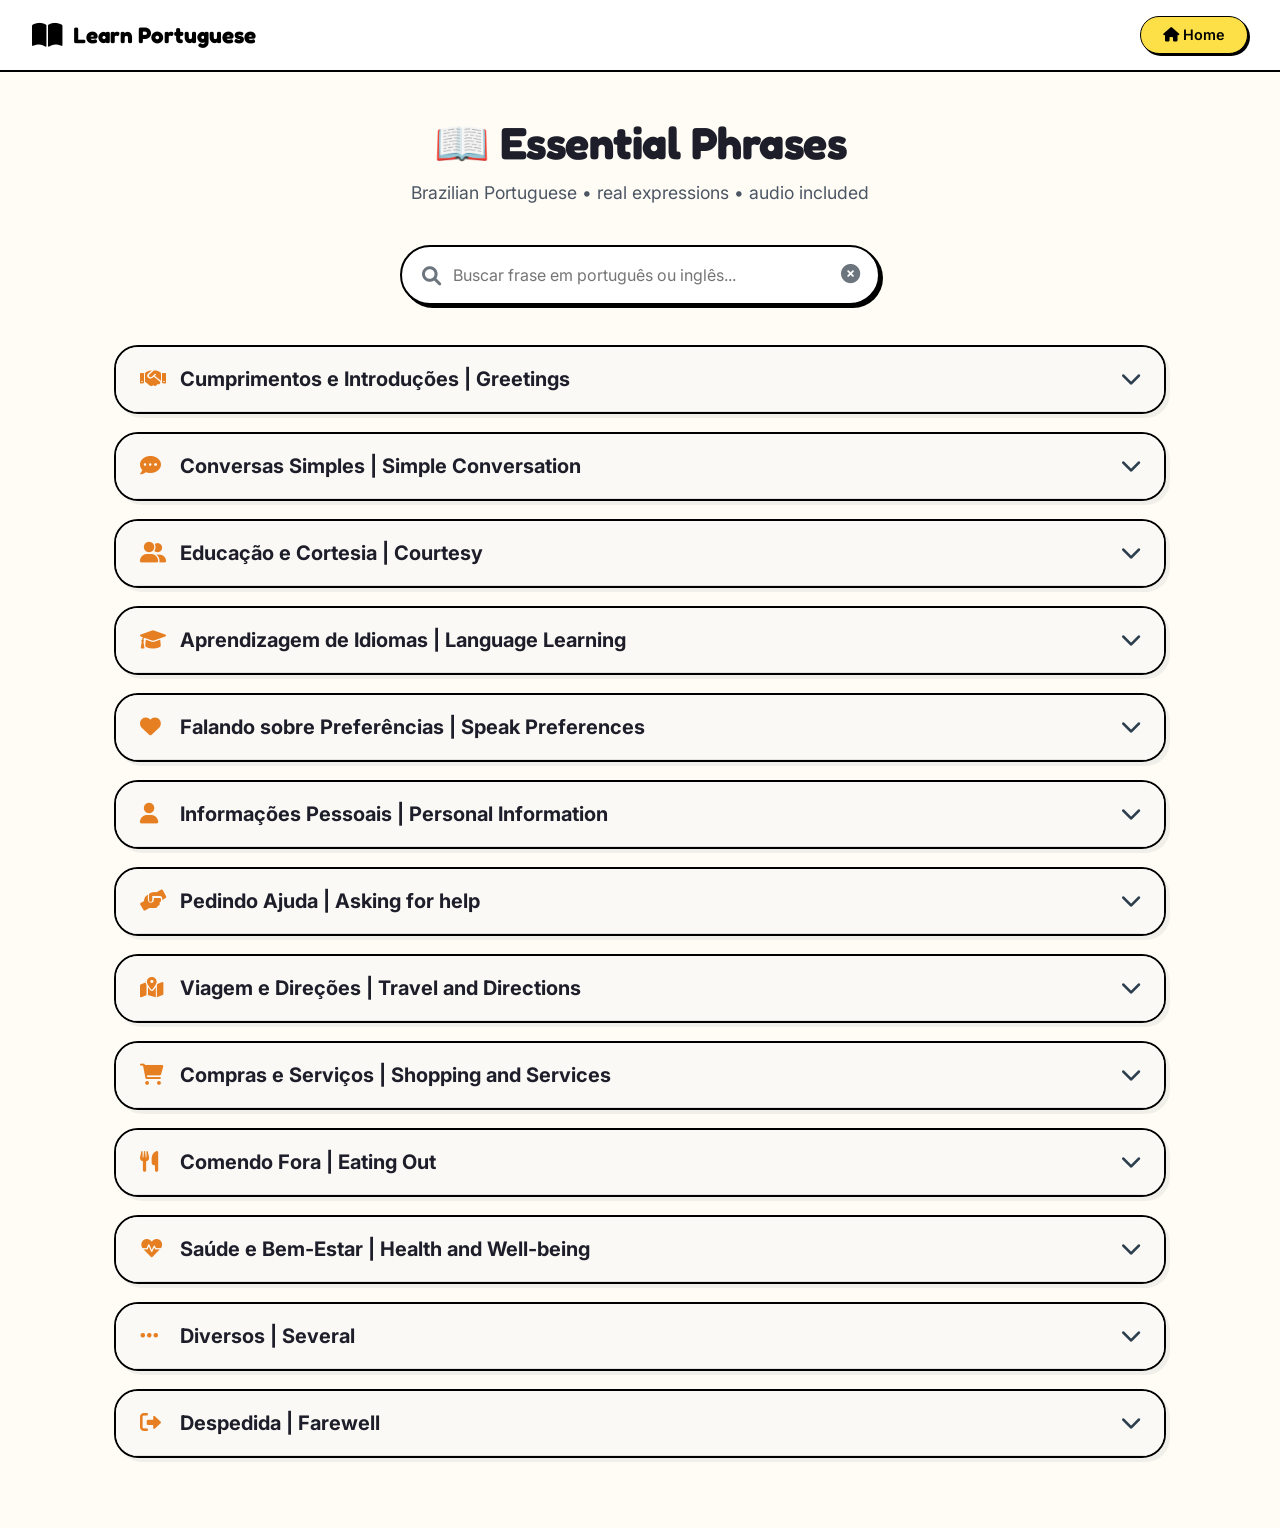
<file: EssentialPhrases.html>
<!DOCTYPE html>
<html lang="pt-BR">
<head>
    <meta charset="UTF-8">
    <meta name="viewport" content="width=device-width, initial-scale=1.0, user-scalable=yes">
    <title>Essential Phrases + Audio | Learn Portuguese</title>
    <link rel="preconnect" href="https://fonts.googleapis.com">
    <link rel="preconnect" href="https://fonts.gstatic.com" crossorigin>
    <link href="https://fonts.googleapis.com/css2?family=Inter:opsz,wght@14..32,400;14..32,500;14..32,600;14..32,700&family=Fredoka:wght@500;600;700&display=swap" rel="stylesheet">
    <!-- Font Awesome 6 (free icons) -->
    <link rel="stylesheet" href="https://cdnjs.cloudflare.com/ajax/libs/font-awesome/6.0.0-beta3/css/all.min.css">
    <link rel="shortcut icon" href="img/favicon.svg" type="image/x-icon">

    <style>
        * {
            margin: 0;
            padding: 0;
            box-sizing: border-box;
        }

        body {
            background: #fefcf5;
            font-family: 'Inter', sans-serif;
            color: #1e1e2a;
            line-height: 1.4;
        }

        /* navbar / header */
        .navbar {
            display: flex;
            justify-content: space-between;
            align-items: center;
            padding: 16px 32px;
            background: #ffffff;
            border-bottom: 2px solid #000000;
            flex-wrap: wrap;
            gap: 16px;
        }

        .logo {
            display: flex;
            align-items: center;
            gap: 10px;
            font-family: 'Fredoka', sans-serif;
            font-weight: 700;
            font-size: 1.4rem;
            text-decoration: none;
            color: #000;
        }

        .logo i {
            font-size: 1.7rem;
        }

        .home-btn {
            background: #fde047;
            border: 1.5px solid #000;
            border-radius: 40px;
            padding: 8px 22px;
            font-weight: 600;
            font-size: 0.9rem;
            cursor: pointer;
            text-decoration: none;
            color: #000;
            box-shadow: 2px 2px 0 #000;
            transition: all 0.1s ease;
            display: inline-block;
        }

        .home-btn:active {
            transform: translate(2px, 2px);
            box-shadow: none;
        }

        /* main container */
        .container {
            max-width: 1100px;
            margin: 0 auto;
            padding: 40px 24px 70px;
        }

        .page-title {
            text-align: center;
            margin-bottom: 40px;
        }

        .page-title h1 {
            font-family: 'Fredoka', sans-serif;
            font-size: 2.8rem;
            letter-spacing: -0.5px;
            font-weight: 700;
        }

        .page-title p {
            color: #4b5563;
            font-size: 1.1rem;
            margin-top: 6px;
        }

        /* search bar */
        .search-wrapper {
            margin-bottom: 40px;
            display: flex;
            justify-content: center;
        }
        .search-box {
            display: flex;
            align-items: center;
            background: white;
            border: 2px solid #000;
            border-radius: 60px;
            padding: 6px 6px 6px 20px;
            width: 100%;
            max-width: 480px;
            box-shadow: 3px 3px 0 #000;
        }
        .search-box i {
            color: #6c757d;
            font-size: 1.2rem;
        }
        .search-box input {
            flex: 1;
            border: none;
            padding: 12px 12px;
            font-size: 1rem;
            background: transparent;
            outline: none;
            font-family: 'Inter', sans-serif;
        }
        .clear-search {
            background: none;
            border: none;
            font-size: 1.2rem;
            cursor: pointer;
            padding: 0 12px;
            color: #4b5563;
        }
        .clear-search:hover {
            color: #000;
        }

        /* categories (toggle accordion) */
        .phrases-accordion {
            display: flex;
            flex-direction: column;
            gap: 18px;
        }

        .phrase-category {
            background: #ffffff;
            border: 2px solid #000;
            border-radius: 24px;
            overflow: hidden;
            box-shadow: 4px 4px 0 rgba(0,0,0,0.05);
            transition: all 0.15s;
        }

        .category-header {
            display: flex;
            justify-content: space-between;
            align-items: center;
            padding: 18px 24px;
            background: #faf9f5;
            cursor: pointer;
            border-bottom: 1px solid #e2e2e0;
            transition: background 0.2s;
        }
        .category-header:hover {
            background: #f3f2ee;
        }
        .category-header h3 {
            font-size: 1.25rem;
            font-weight: 700;
            display: flex;
            align-items: center;
            gap: 12px;
            flex-wrap: wrap;
        }
        .category-header h3 i {
            color: #e67e22;
            width: 28px;
            font-size: 1.3rem;
        }
        .chevron-icon {
            font-size: 1.3rem;
            transition: transform 0.25s ease;
            color: #2c3e4e;
        }
        .phrase-list {
            display: none;
            padding: 16px 20px;
            background: white;
            flex-direction: column;
            gap: 10px;
            border-top: 1px solid #f0efea;
        }
        .phrase-list.open {
            display: flex;
        }

        /* phrase item card */
        .phrase-item {
            background: #fefef9;
            border: 1px solid #e9e8e3;
            border-radius: 18px;
            padding: 12px 16px;
            display: flex;
            justify-content: space-between;
            align-items: center;
            transition: all 0.1s;
            gap: 12px;
        }
        .phrase-text {
            flex: 1;
        }
        .phrase-text p {
            margin: 4px 0;
        }
        .phrase-text p strong {
            font-size: 1rem;
            font-weight: 700;
            color: #1f2937;
        }
        .phrase-text p:first-child {
            font-weight: 600;
            font-size: 1.02rem;
        }
        .phrase-text p:last-child {
            font-size: 0.85rem;
            color: #5b6e8c;
        }
        .audio-btn {
            background: #ccf0c3;
            border: 1.5px solid #1e1e2a;
            border-radius: 40px;
            width: 42px;
            height: 42px;
            display: flex;
            align-items: center;
            justify-content: center;
            cursor: pointer;
            font-size: 1.3rem;
            color: #1e2a2e;
            transition: 0.1s linear;
            flex-shrink: 0;
            box-shadow: 2px 2px 0 #000;
        }
        .audio-btn:active {
            transform: translate(2px, 2px);
            box-shadow: none;
        }
        .audio-btn:hover {
            background: #b4e09e;
        }

        /* highlight for search */
        .highlight {
            background-color: #fdee9f;
            border-radius: 6px;
            padding: 0 2px;
            font-weight: 600;
        }

        .no-results {
            text-align: center;
            padding: 48px 20px;
            background: #fff9ef;
            border-radius: 36px;
            border: 1px solid #ffecb3;
            font-size: 1.1rem;
            color: #5a4a2e;
        }

        @media (max-width: 680px) {
            .container {
                padding: 24px 16px;
            }
            .category-header h3 {
                font-size: 1rem;
            }
            .phrase-item {
                flex-wrap: wrap;
            }
            .audio-btn {
                width: 38px;
                height: 38px;
            }
            .page-title h1 {
                font-size: 2rem;
            }
        }
    </style>
</head>
<body>

<header>
    <div class="navbar">
        <a href="index.html" class="logo">
            <i class="fas fa-book-open"></i>
            <span>Learn Portuguese</span>
        </a>
        <a href="index.html" class="home-btn">
            <i class="fas fa-home"></i> Home
        </a>
    </div>
</header>

<main class="container">
    <div class="page-title">
        <h1>📖 Essential Phrases</h1>
        <p>Brazilian Portuguese • real expressions • audio included</p>
    </div>

    <!-- search bar -->
    <div class="search-wrapper">
        <div class="search-box">
            <i class="fas fa-search"></i>
            <input type="text" id="searchInput" placeholder="Buscar frase em português ou inglês...">
            <button class="clear-search" id="clearSearchBtn" aria-label="Limpar busca"><i class="fas fa-times-circle"></i></button>
        </div>
    </div>

    <div class="phrases-accordion" id="accordionRoot"></div>
</main>

<script>
    // ----------------------------- DADOS COMPLETOS (based on provided HTML) -----------------------------
    const categoriesData = [
        { name: "Cumprimentos e Introduções | Greetings", icon: "fa-handshake", 
          phrases: [
            { pt: "Oi, como você tá?", en: "Hi, how are you? / Hey, how are you doing?" },
            { pt: "Opa, como vai?", en: "Hey, how's it going? / What's up? (more informal)" },
            { pt: "E aí, como cê tá?", en: "What's up? / How are you doing? (very informal)" },
            { pt: "Qual é o seu nome?", en: "What's your name?" },
            { pt: "Como você se chama?", en: "What's your name? (formal)" },
            { pt: "Meu nome é [seu nome].", en: "My name is [your name]." },
            { pt: "Eu sou o/a [seu nome].", en: "I'm [your name]." },
            { pt: "Eu tenho [sua idade].", en: "I'm [your age] years old." },
            { pt: "Prazer em te conhecer.", en: "Nice to meet you." },
            { pt: "É um prazer.", en: "It's a pleasure." },
            { pt: "Bom dia.", en: "Good morning." },
            { pt: "'Dia.", en: "Morning. (informal)" },
            { pt: "Boa tarde.", en: "Good afternoon." },
            { pt: "Boa noite.", en: "Good evening (arriving) / Good night (leaving)." },
            { pt: "Tenha uma boa noite.", en: "Have a good night." },
            { pt: "Bom te ver de novo.", en: "Good to see you again." }
        ]},
        { name: "Conversas Simples | Simple Conversation", icon: "fa-comment-dots",
          phrases: [
            { pt: "Como você tá?", en: "How are you? / How are you doing?" },
            { pt: "Como vai?", en: "How's it going? / How are things?" },
            { pt: "Que bom te ver!", en: "So good to see you! / Nice to see you!" },
            { pt: "Quantos anos você tem?", en: "How old are you?" },
            { pt: "Que horas são?", en: "What time is it?" },
            { pt: "Eu sou de/do/da [seu país]", en: "I'm from [your country]." },
            { pt: "Você é de onde?", en: "Where are you from?" },
            { pt: "Você trabalha com o que?", en: "What do you do for a living?" },
            { pt: "Você trabalha aonde?", en: "Where do you work?" },
            { pt: "Como vai o trabalho?", en: "How's work?" },
            { pt: "Você tem filhos?", en: "Do you have children?" }
        ]},
        { name: "Educação e Cortesia | Courtesy", icon: "fa-user-friends",
          phrases: [
            { pt: "Dá licença.", en: "Excuse me." },
            { pt: "Por favor.", en: "Please." },
            { pt: "Só um segundo.", en: "Just a second. / One moment." },
            { pt: "Como?", en: "Pardon? / Excuse me? / What was that?" },
            { pt: "Obrigado(a).", en: "Thank you." },
            { pt: "Muito obrigado(a).", en: "Thank you very much. / Thanks a lot." },
            { pt: "Brigadão!", en: "Thanks! / Thanks a bunch! (informal)" },
            { pt: "Muitíssimo obrigado(a)! / Valeu demais!", en: "Thank you so much! / Thanks a ton! (informal)" },
            { pt: "De nada.", en: "You're welcome. / No problem." },
            { pt: "Sem problema! / Não se preocupa!", en: "No problem! / Don't worry about it!" },
            { pt: "Me desculpa. / Foi mal.", en: "I'm sorry. / My bad. (informal)" },
            { pt: "Você poderia repetir, por favor?", en: "Could you repeat that, please?" },
            { pt: "Você pode falar mais devagar, por favor?", en: "Could you speak more slowly, please?" }
        ]},
        { name: "Aprendizagem de Idiomas | Language Learning", icon: "fa-graduation-cap",
          phrases: [
            { pt: "Eu tô aprendendo (idioma) agora.", en: "I'm learning (language) now." },
            { pt: "Eu comecei a aprendê-lo [tempo] atrás.", en: "I started learning it [time] ago." },
            { pt: "Esqueci.", en: "I forgot." },
            { pt: "Eu esqueci a palavra.", en: "I forgot the word." },
            { pt: "Eu esqueci como se diz isso.", en: "I forgot how to say that." },
            { pt: "Como se diz [palavra]?", en: "How do you say [word]?" },
            { pt: "Qual o significado de [palavra]?", en: "What's the meaning of [word]?" },
            { pt: "O que isso significa?", en: "What does this mean?" },
            { pt: "Quando se usa isso?", en: "When do you use this?" },
            { pt: "Tá certo se eu disser [frase]?", en: "Is it correct if I say [phrase]?" },
            { pt: "O que você acha do meu (idioma)? Seja sincero(a).", en: "What do you think of my (language)? Be honest." },
            { pt: "Você tem alguma dica?", en: "Do you have any tips?" }
        ]},
        { name: "Falando sobre Preferências | Speak Preferences", icon: "fa-heart",
          phrases: [
            { pt: "Eu gosto de [algo/verbo]", en: "I like [something/verb-ing]." },
            { pt: "Eu não gosto de [algo/verbo]", en: "I don't like [something/verb-ing]." },
            { pt: "Você gosta de [série/filme/música/artista]?", en: "Do you like [series/movie/music/artist]?" },
            { pt: "Cara, eu amo [algo/verbo]!", en: "Man, I love [something/verb-ing]!" },
            { pt: "Você tem um(a) [artista/livro] favorito(a)?", en: "Do you have a favorite [artist/book]?" },
            { pt: "Você tem algum hobby?", en: "Do you have any hobbies?" },
            { pt: "Qual é o seu tipo de comida favorito?", en: "What's your favorite type of food?" },
            { pt: "Você pode me recomendar um filme bom?", en: "Can you recommend a good movie?" },
            { pt: "Qual é o seu esporte favorito?", en: "What's your favorite sport?" },
            { pt: "Qual é o seu animal favorito?", en: "What's your favorite animal?" },
            { pt: "Eu sou torcedor do/da ou Eu torço pro/pra [time].", en: "I'm a fan of [sports team]." }
        ]},
        { name: "Informações Pessoais | Personal Information", icon: "fa-user",
          phrases: [
            { pt: "Você tem Instagram / Facebook / WhatsApp etc.?", en: "Do you have Instagram / Facebook / WhatsApp, etc.?" },
            { pt: "Qual é o seu número?", en: "What's your number?" },
            { pt: "Você mora aonde?", en: "Where do you live?" },
            { pt: "Há quanto tempo você está aprendendo [idioma]?", en: "How long have you been learning [language]?" },
            { pt: "Me fala da sua família.", en: "Tell me about your family." },
            { pt: "Você tem irmãos?", en: "Do you have any siblings?" }
        ]},
        { name: "Pedindo Ajuda | Asking for help", icon: "fa-hands-helping",
          phrases: [
            { pt: "Você pode me ajudar?", en: "Can you help me?" },
            { pt: "Preciso de ajuda.", en: "I need help." },
            { pt: "Estou perdido(a).", en: "I'm lost." },
            { pt: "Preciso de um médico.", en: "I need a doctor." },
            { pt: "Eu preciso de umas direções.", en: "I need some directions." },
            { pt: "Onde fica a estação de trem mais próxima?", en: "Where's the nearest train station?" },
            { pt: "Onde fica a estação de metrô?", en: "Where's the subway/metro station?" }
        ]},
        { name: "Viagem e Direções | Travel and Directions", icon: "fa-map-marked-alt",
          phrases: [
            { pt: "Eu amo viajar.", en: "I love to travel." },
            { pt: "Como eu chego em [lugar]?", en: "How do I get to [place]?" },
            { pt: "Qual é a melhor maneira de chegar lá?", en: "What's the best way to get there?" },
            { pt: "Onde fica o [transporte] mais próximo?", en: "Where's the nearest [transportation]?" },
            { pt: "Que horas o [lugar] fecha?", en: "What time does [place] close?" },
            { pt: "Onde posso encontrar um táxi?", en: "Where can I find a taxi?" },
            { pt: "Como eu chego ao aeroporto?", en: "How do I get to the airport?" },
            { pt: "Onde fica o ponto de ônibus mais próximo?", en: "Where's the nearest bus stop?" }
        ]},
        { name: "Compras e Serviços | Shopping and Services", icon: "fa-shopping-cart",
          phrases: [
            { pt: "Quanto custa a entrada?", en: "How much is the entrance fee?" },
            { pt: "Quanto isso custa?", en: "How much does this cost?" },
            { pt: "Posso experimentar aquilo? / Posso experimentar isso?", en: "Can I try that on?" },
            { pt: "Onde posso comprar [item]?", en: "Where can I buy [item]?" },
            { pt: "Eu tenho uma reserva.", en: "I have a reservation." },
            { pt: "Posso ter um copo d’água?", en: "Can I have a glass of water?" },
            { pt: "Onde posso encontrar um banco?", en: "Where can I find a bank?" },
            { pt: "Qual é a taxa de câmbio?", en: "What's the exchange rate?" }
        ]},
        { name: "Comendo Fora | Eating Out", icon: "fa-utensils",
          phrases: [
            { pt: "O que tem no menu?", en: "What's on the menu?" },
            { pt: "Posso ver o menu de sobremesas?", en: "Can I see the dessert menu?" },
            { pt: "Tô com fome.", en: "I'm hungry." },
            { pt: "Tô com sede.", en: "I'm thirsty." },
            { pt: "Você pode recomendar um bom restaurante?", en: "Can you recommend a good restaurant?" },
            { pt: "Posso receber a conta, por favor?", en: "Can I have the check, please?" }
        ]},
        { name: "Saúde e Bem-Estar | Health and Well-being", icon: "fa-heartbeat",
          phrases: [
            { pt: "Eu tô resfriado(a).", en: "I have a cold." },
            { pt: "Eu tô com dor de cabeça.", en: "I have a headache." },
            { pt: "Eu preciso de um tempo / um descanso / uma pausa.", en: "I need some time / a rest / a break." },
            { pt: "Onde fica a farmácia mais próxima?", en: "Where's the nearest pharmacy?" },
            { pt: "Eu tô melhor agora, obrigado(a).", en: "I'm feeling better now, thank you." },
            { pt: "Onde posso achar um médico?", en: "Where can I find a doctor?" },
            { pt: "Não tô me sentindo muito bem.", en: "I'm not feeling very well." },
            { pt: "Tem um hospital por perto?", en: "Is there a hospital nearby?" }
        ]},
        { name: "Diversos | Several", icon: "fa-ellipsis-h",
          phrases: [
            { pt: "Eu tenho uma pergunta.", en: "I have a question." },
            { pt: "Eu não sei.", en: "I don't know." },
            { pt: "Não tenho certeza.", en: "I'm not sure." },
            { pt: "Eu não sabia disso.", en: "I didn't know that." },
            { pt: "Ah é? / Sério?", en: "Oh really? / Really?" },
            { pt: "Nossa, que doideira…", en: "Wow, that's crazy..." },
            { pt: "Qual é a diferença entre [palavra] e [palavra similar]?", en: "What's the difference between [word] and [similar word]?" },
            { pt: "Tô de férias.", en: "I'm on vacation." },
            { pt: "Eu sou estudante.", en: "I'm a student." },
            { pt: "Eu sou professor(a).", en: "I'm a teacher." },
            { pt: "Qual é o seu feriado favorito?", en: "What's your favorite holiday?" },
            { pt: "Você pode me mostrar no mapa?", en: "Can you show me on the map?" },
            { pt: "Qual é o seu lugar favorito em/na/no [cidade/estado/país]?", en: "What's your favorite place in [city]?" },
            { pt: "Posso tirar uma foto?", en: "Can I take a picture?" }
        ]},
        { name: "Despedida | Farewell", icon: "fa-sign-out-alt",
          phrases: [
            { pt: "Beleza, te vejo depois!", en: "Alright, see you later!" },
            { pt: "Te vejo em breve.", en: "See you soon." },
            { pt: "Foi ótimo te conhecer!", en: "It was great meeting you!" },
            { pt: "Tenha um bom dia.", en: "Have a good day." },
            { pt: "Tenha um bom fim de semana. / Aproveita o fim de semana.", en: "Have a good weekend. / Enjoy your weekend." },
            { pt: "Aproveita lá no(a) [evento]!", en: "Have fun at the [event]!" },
            { pt: "Se cuida.", en: "Take care." },
            { pt: "Me manda mensagem quando chegar/estiver em casa.", en: "Text me when you get home." }
        ]}
    ];

    // audio helper (speech synthesis)
    function playAudioPhrase(text) {
        if (!text) return;
        const utterance = new SpeechSynthesisUtterance(text);
        utterance.lang = 'pt-BR';
        utterance.rate = 0.9;
        window.speechSynthesis.cancel(); // evitar sobreposição
        window.speechSynthesis.speak(utterance);
    }

    // função para criar HTML com highlight
    function highlightText(text, query) {
        if (!query || query.trim() === "") return text;
        const regex = new RegExp(`(${escapeRegex(query)})`, 'gi');
        return text.replace(regex, `<span class="highlight">$1</span>`);
    }

    function escapeRegex(str) {
        return str.replace(/[.*+?^${}()|[\]\\]/g, '\\$&');
    }

    let currentSearch = "";

    function renderPhrases(searchTerm = "") {
        currentSearch = searchTerm.trim().toLowerCase();
        const container = document.getElementById("accordionRoot");
        if (!container) return;
        container.innerHTML = "";

        let hasAnyVisible = false;

        categoriesData.forEach((category, idx) => {
            // filtrar frases
            let filteredPhrases = category.phrases;
            let categoryMatches = false;
            if (currentSearch !== "") {
                filteredPhrases = category.phrases.filter(p => 
                    p.pt.toLowerCase().includes(currentSearch) || 
                    p.en.toLowerCase().includes(currentSearch)
                );
                if (filteredPhrases.length > 0) categoryMatches = true;
            } else {
                categoryMatches = true;
            }

            if (currentSearch !== "" && !categoryMatches) return;
            hasAnyVisible = true;

            const catDiv = document.createElement("div");
            catDiv.className = "phrase-category";
            const catId = `cat-${idx}`;

            // header
            const header = document.createElement("div");
            header.className = "category-header";
            header.innerHTML = `
                <h3><i class="fas ${category.icon}"></i> ${category.name}</h3>
                <i class="fas fa-chevron-down chevron-icon"></i>
            `;
            const phraseListDiv = document.createElement("div");
            phraseListDiv.className = "phrase-list";

            filteredPhrases.forEach(phrase => {
                const item = document.createElement("div");
                item.className = "phrase-item";
                const highlightedPt = currentSearch ? highlightText(phrase.pt, currentSearch) : phrase.pt;
                const highlightedEn = currentSearch ? highlightText(phrase.en, currentSearch) : phrase.en;
                item.innerHTML = `
                    <div class="phrase-text">
                        <p><strong>${highlightedPt}</strong></p>
                        <p>${highlightedEn}</p>
                    </div>
                    <button class="audio-btn" aria-label="Ouvir pronúncia"><i class="fas fa-volume-up"></i></button>
                `;
                const audioBtn = item.querySelector(".audio-btn");
                audioBtn.addEventListener("click", (e) => {
                    e.stopPropagation();
                    playAudioPhrase(phrase.pt);
                });
                phraseListDiv.appendChild(item);
            });

            // toggle logic
            let isOpen = (currentSearch !== ""); // se busca ativa, abrir automaticamente
            if (currentSearch !== "") {
                phraseListDiv.classList.add("open");
            }
            header.addEventListener("click", () => {
                phraseListDiv.classList.toggle("open");
                const icon = header.querySelector(".chevron-icon");
                if (phraseListDiv.classList.contains("open")) {
                    icon.style.transform = "rotate(180deg)";
                } else {
                    icon.style.transform = "rotate(0deg)";
                }
            });
            const icon = header.querySelector(".chevron-icon");
            if (phraseListDiv.classList.contains("open")) icon.style.transform = "rotate(180deg)";
            catDiv.appendChild(header);
            catDiv.appendChild(phraseListDiv);
            container.appendChild(catDiv);
        });

        if (!hasAnyVisible && currentSearch !== "") {
            container.innerHTML = `<div class="no-results"><i class="fas fa-search"></i> Nenhuma frase encontrada para “${escapeHtml(currentSearch)}”. Tente outra palavra.</div>`;
        }
    }

    function escapeHtml(str) {
        return str.replace(/[&<>]/g, function(m) {
            if (m === '&') return '&amp;';
            if (m === '<') return '&lt;';
            if (m === '>') return '&gt;';
            return m;
        });
    }

    // Eventos e inicialização
    document.addEventListener("DOMContentLoaded", () => {
        renderPhrases("");
        const searchInput = document.getElementById("searchInput");
        const clearBtn = document.getElementById("clearSearchBtn");
        if (searchInput) {
            searchInput.addEventListener("input", (e) => {
                renderPhrases(e.target.value);
            });
        }
        if (clearBtn) {
            clearBtn.addEventListener("click", () => {
                if (searchInput) searchInput.value = "";
                renderPhrases("");
            });
        }
    });
</script>
</body>
</html>
</file>
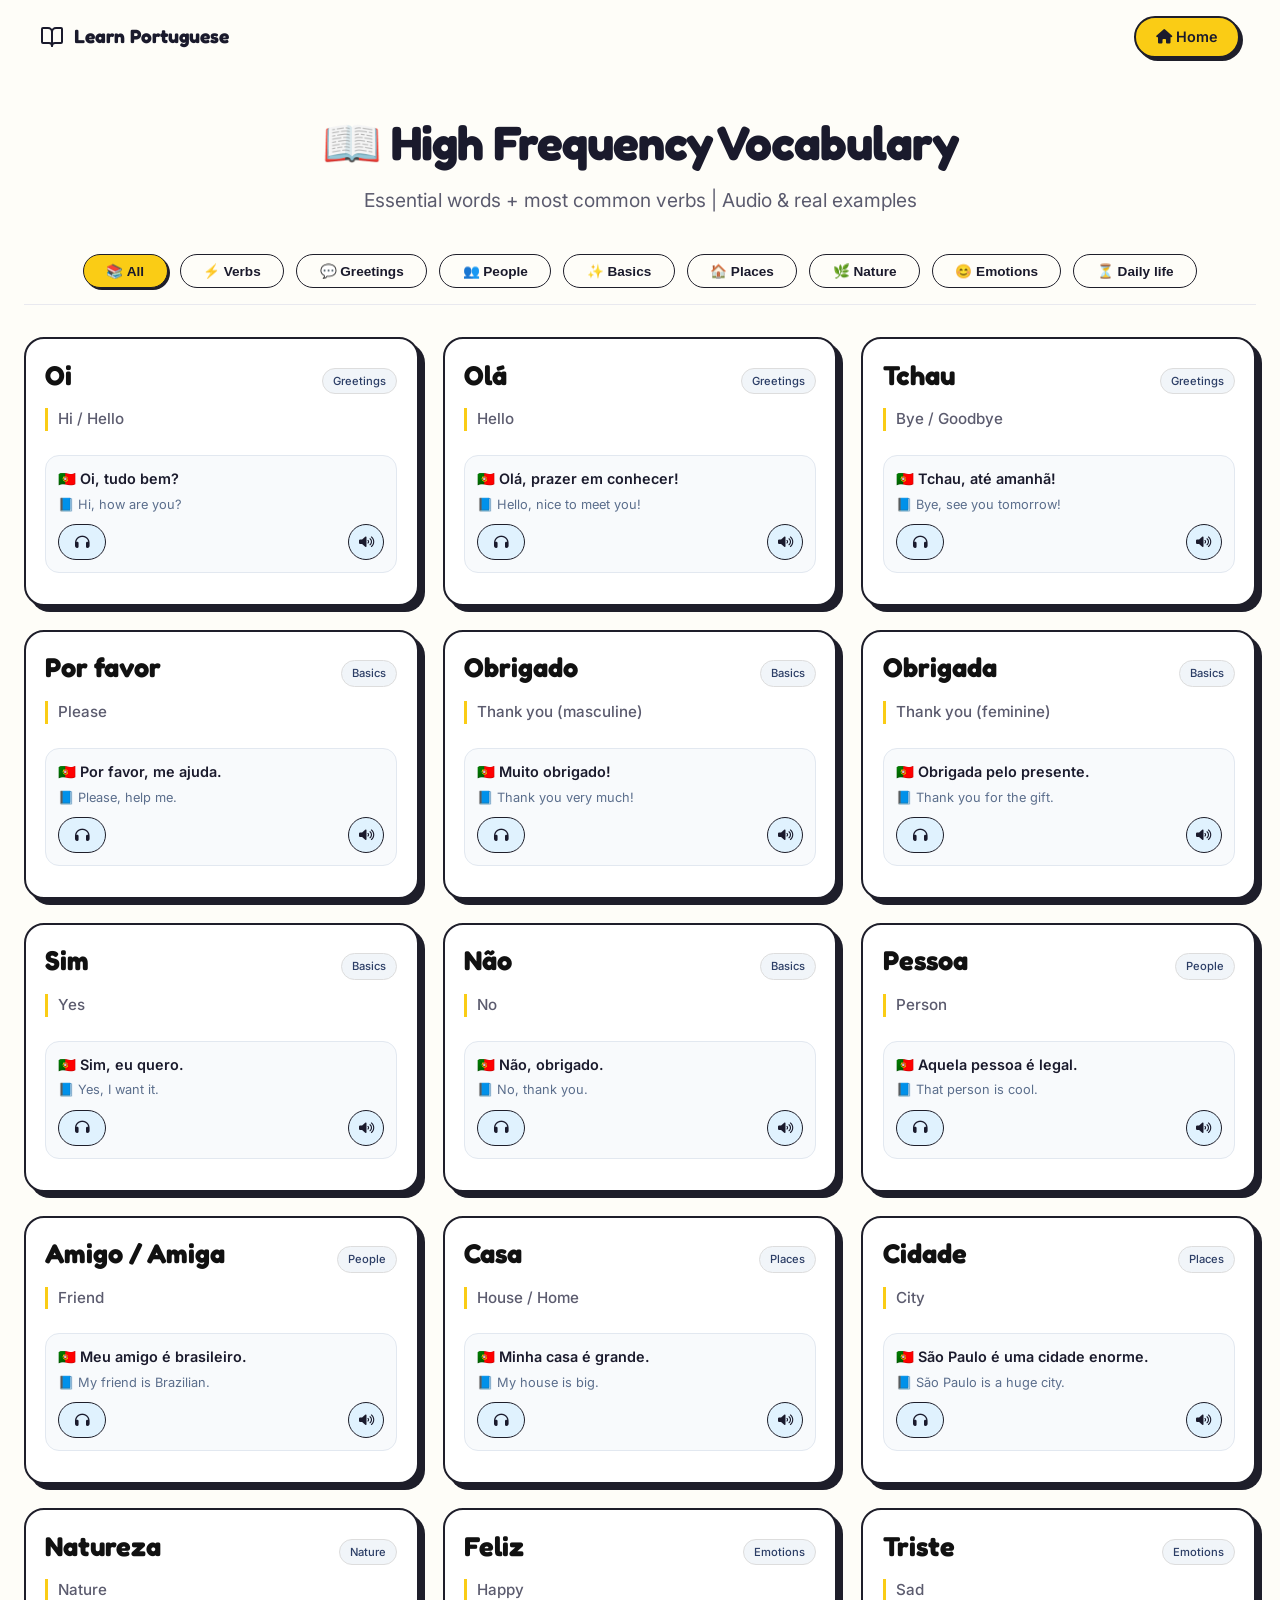
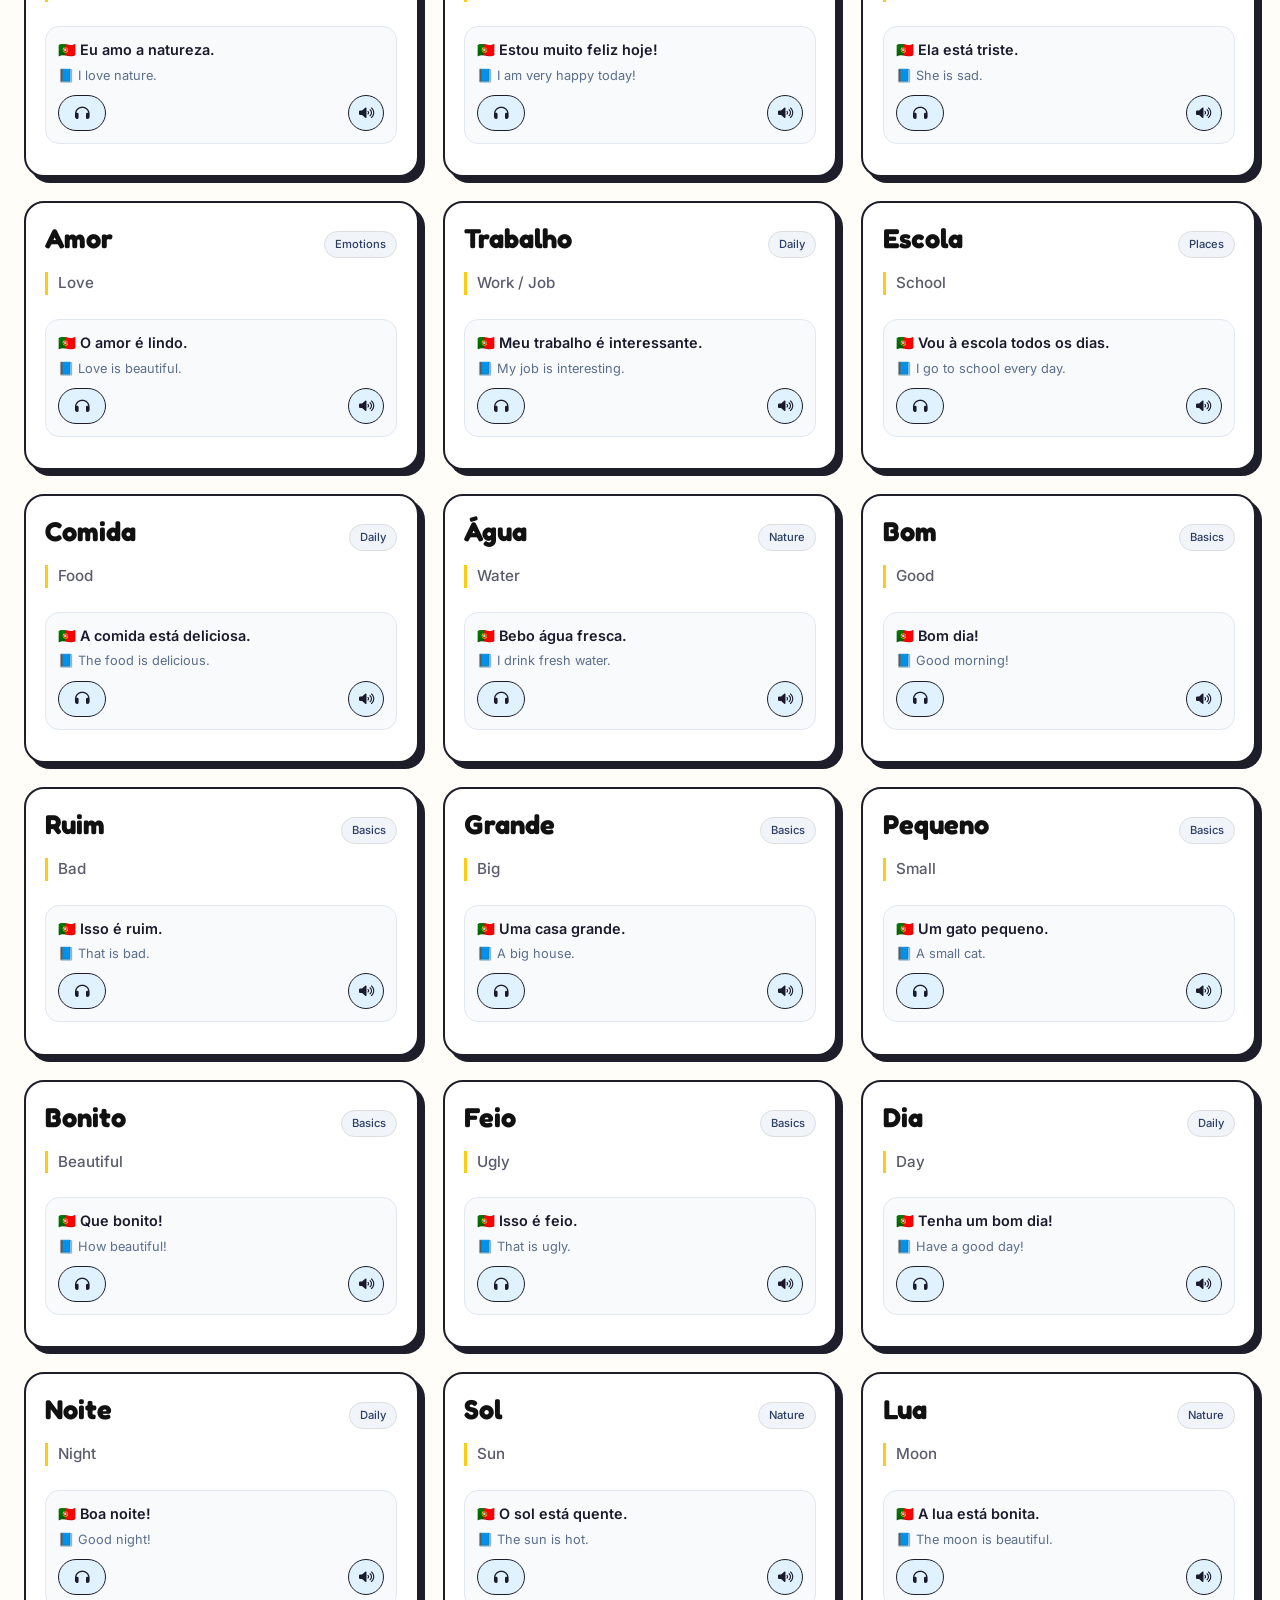
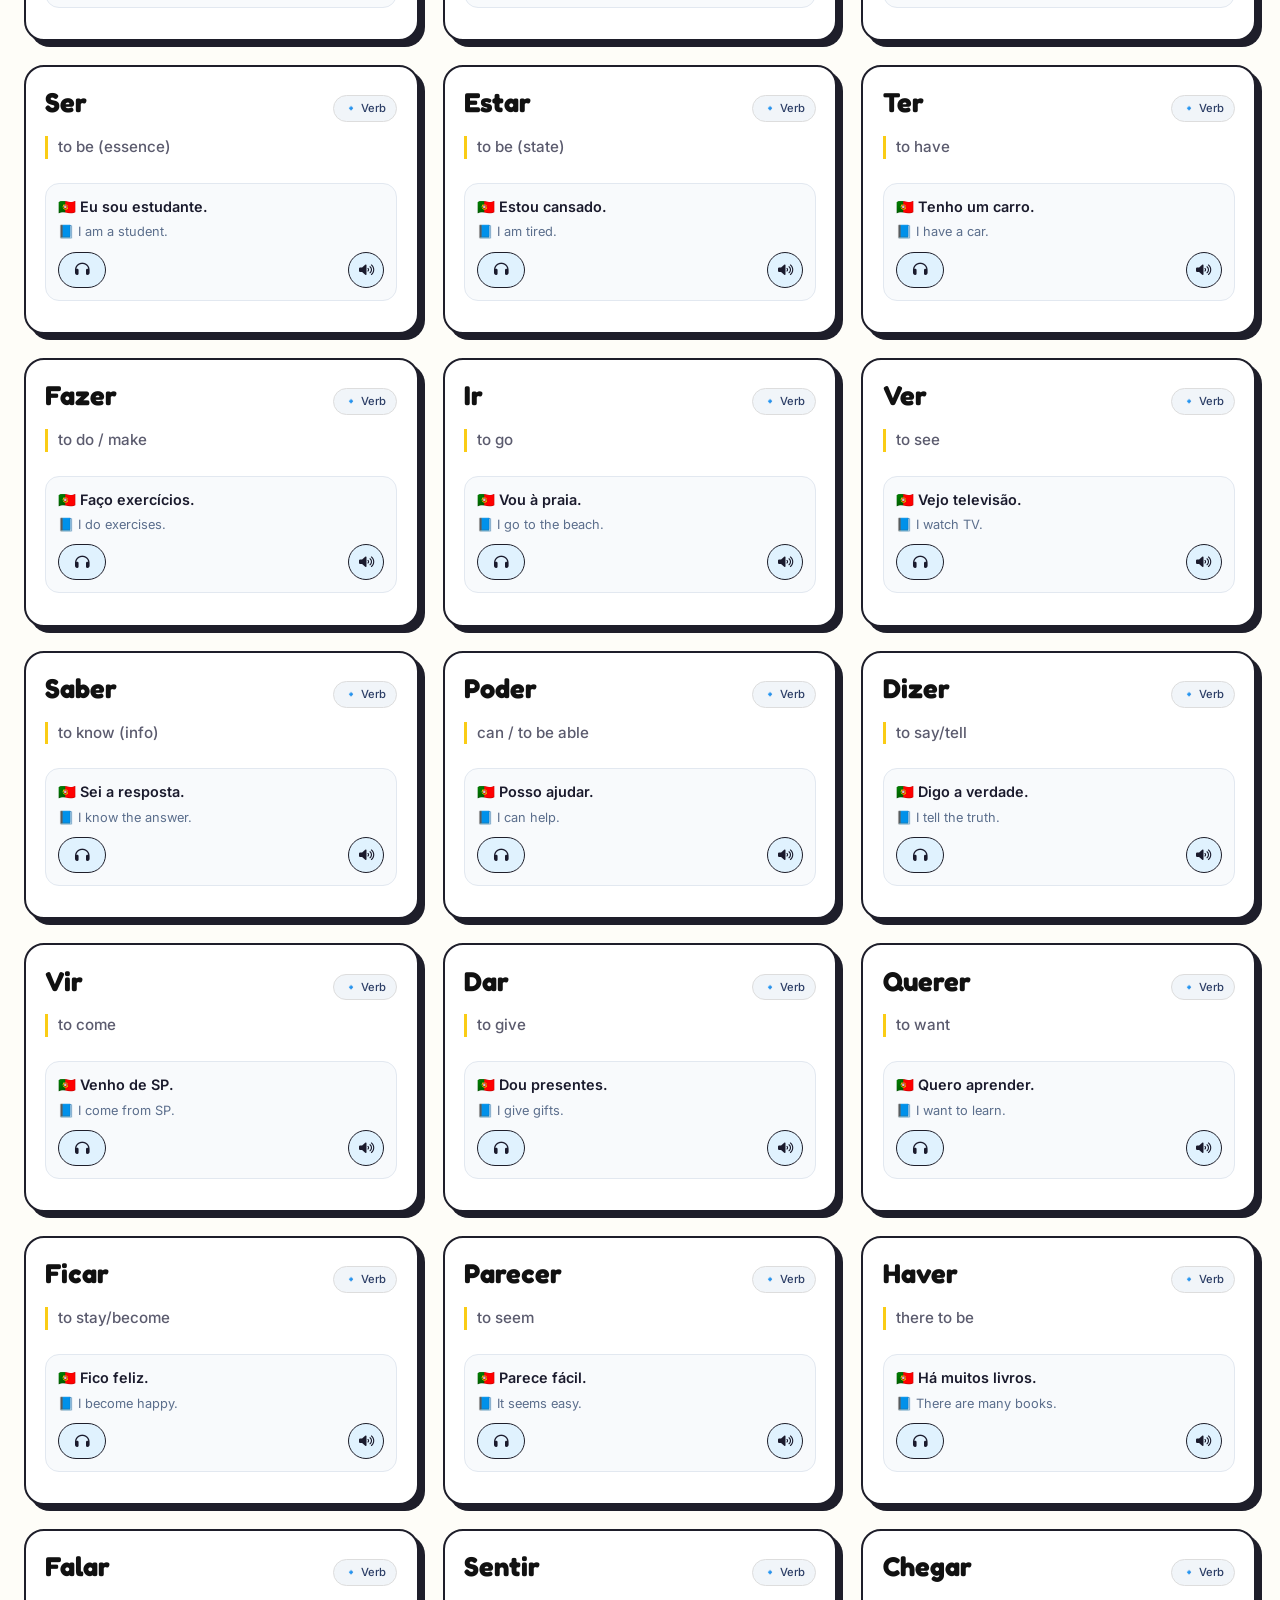
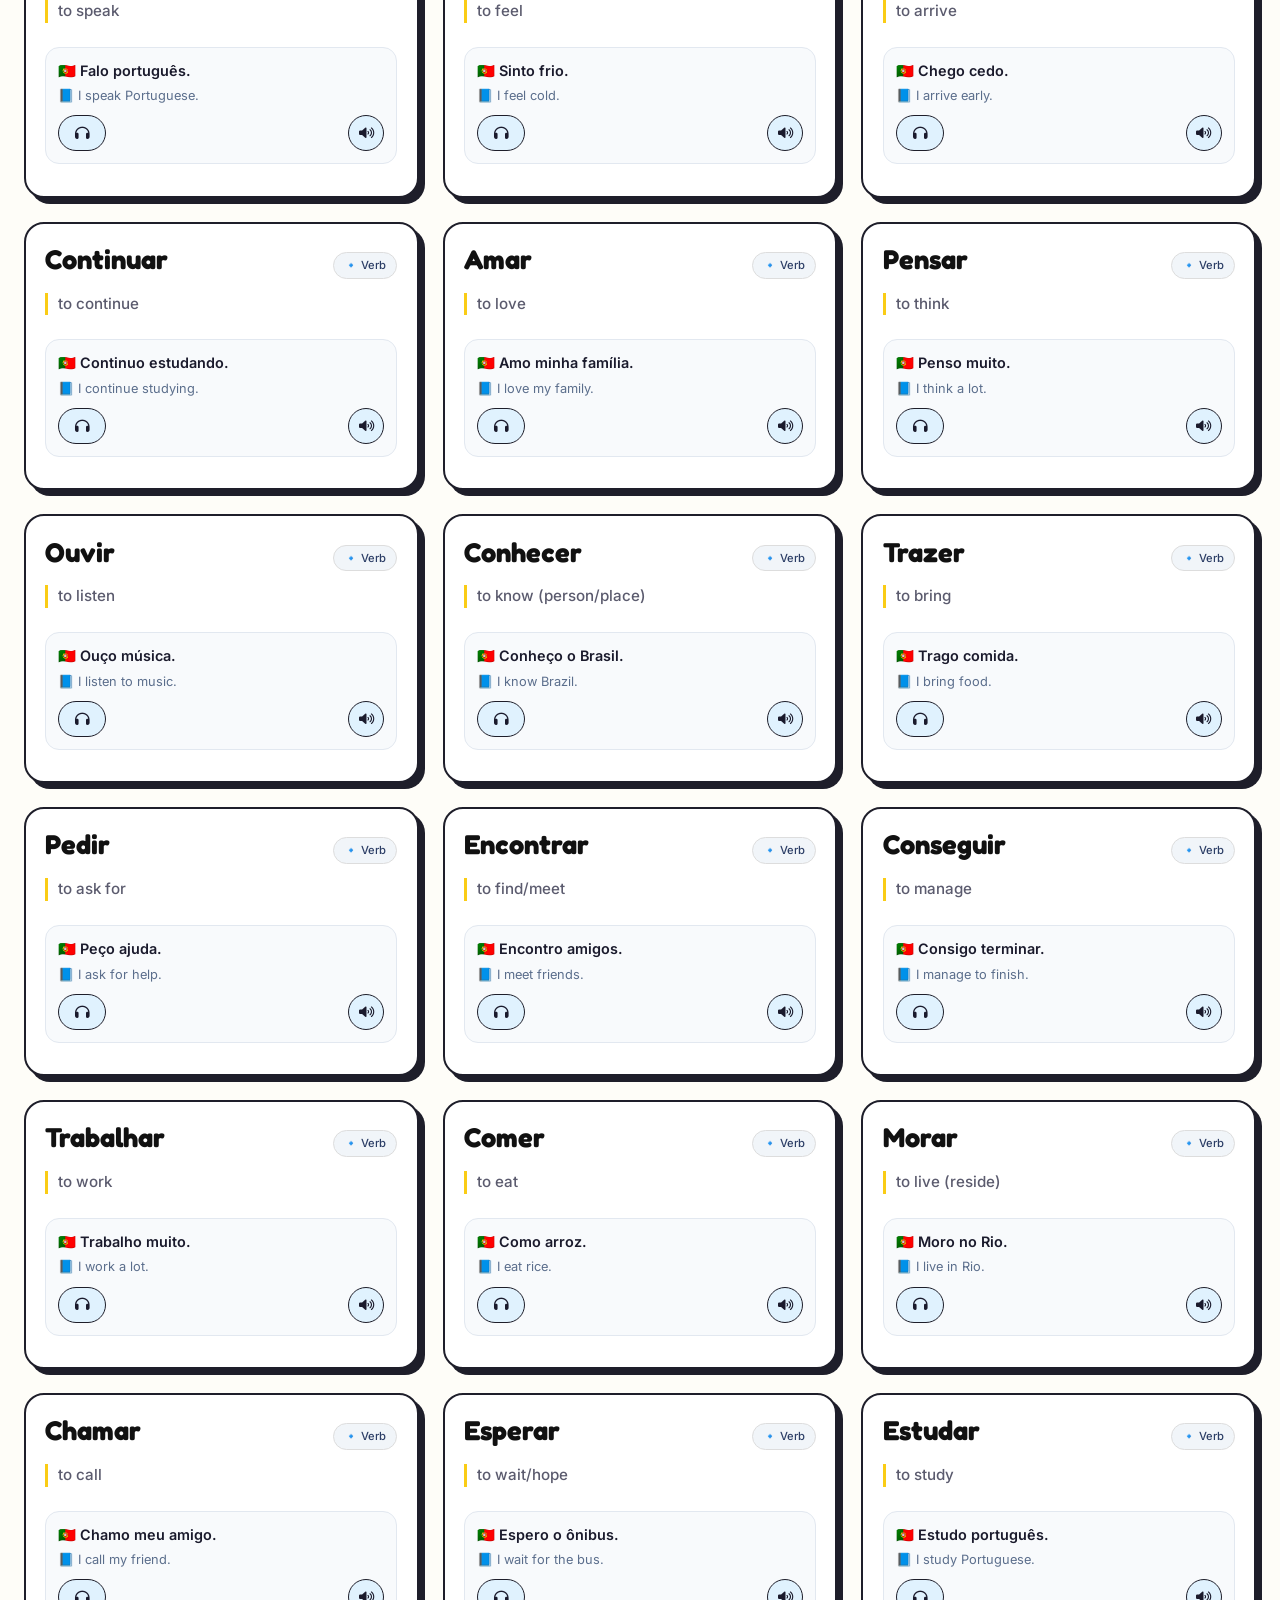
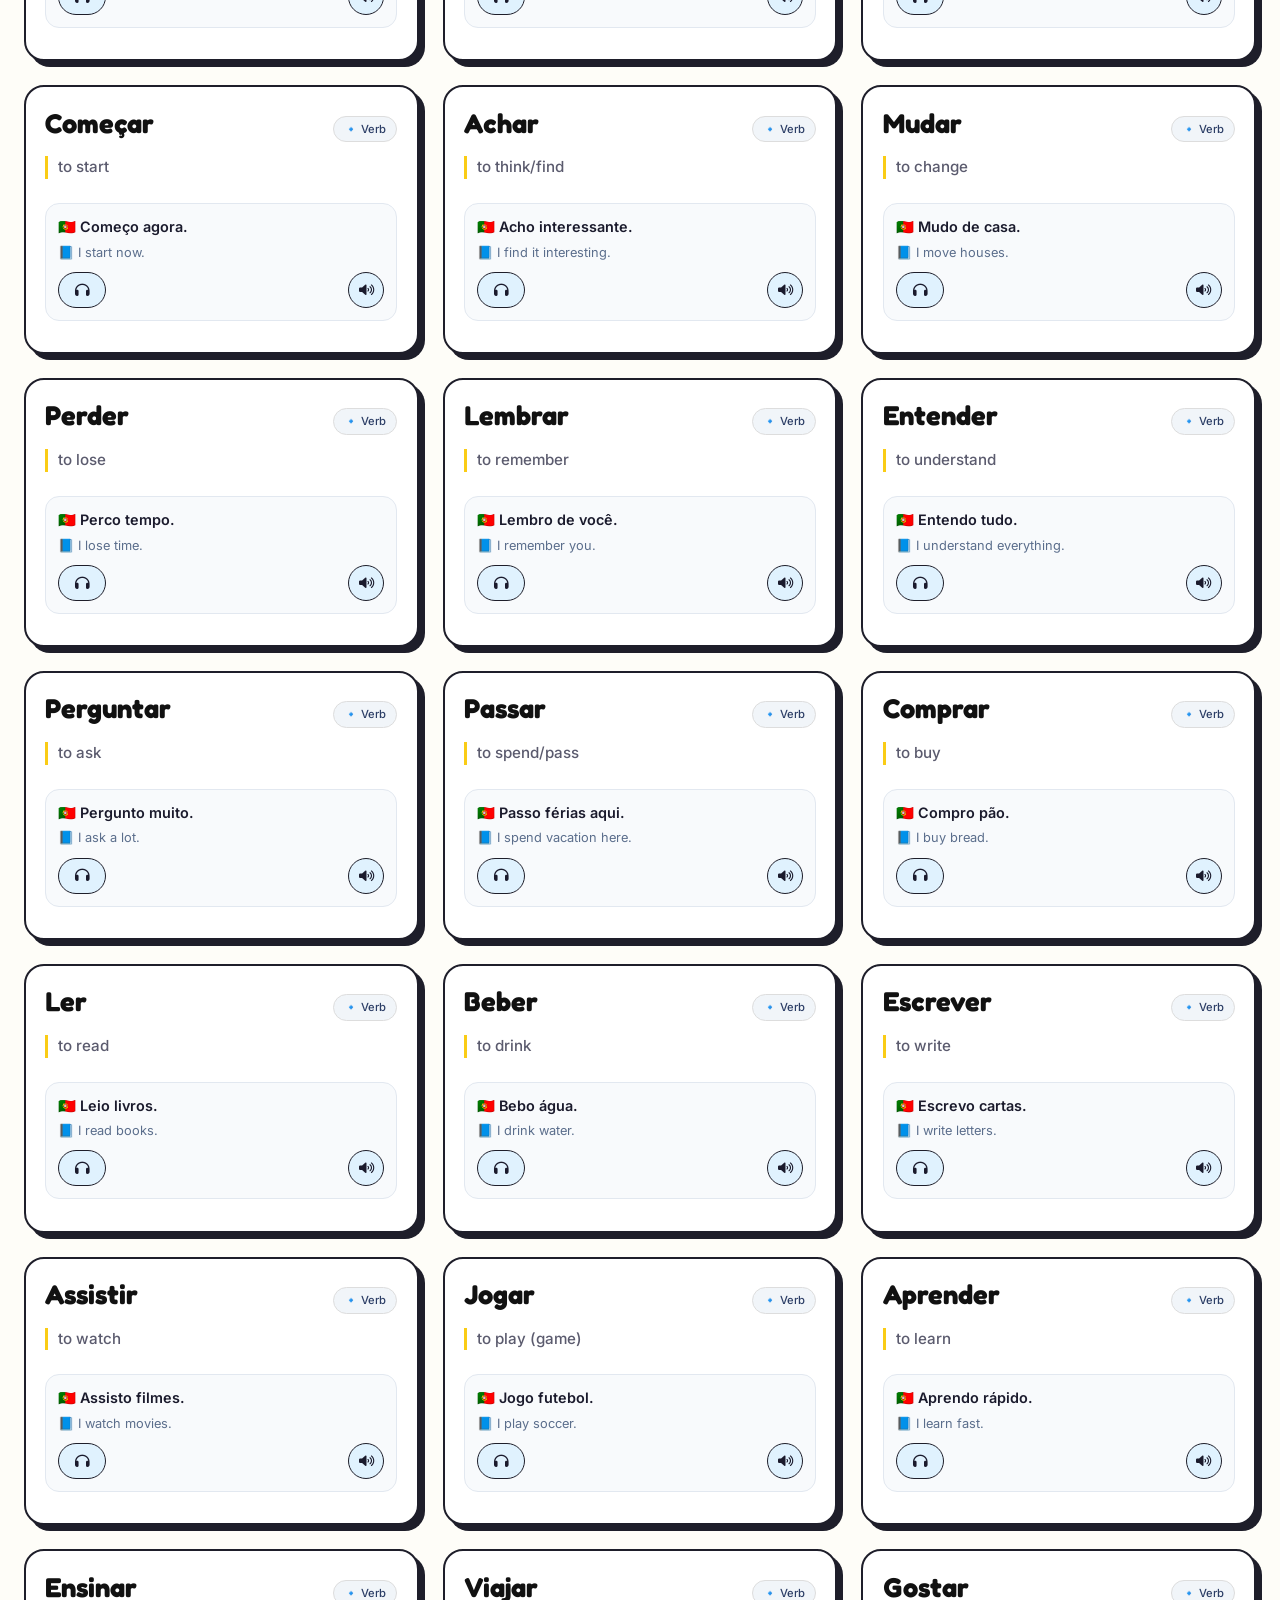
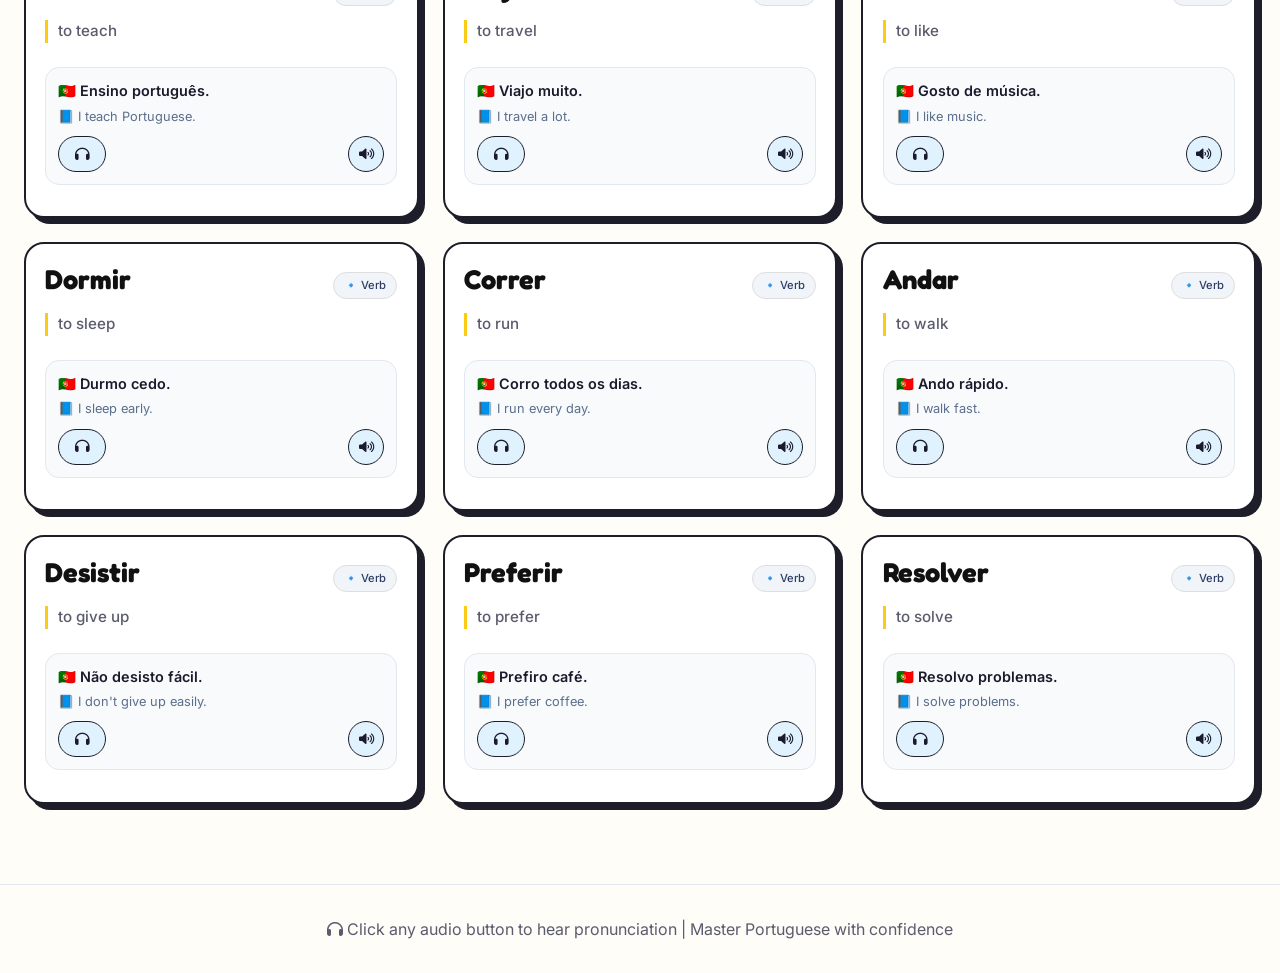
<file: HighFrequencyVocabulary.html>
<!DOCTYPE html>
<html lang="pt-BR">
<head>
    <meta charset="UTF-8">
    <meta name="viewport" content="width=device-width, initial-scale=1.0, user-scalable=yes">
    <title>Fluent Portuguese | High Frequency Vocabulary & Verbs</title>
    <link rel="preconnect" href="https://fonts.googleapis.com">
    <link rel="preconnect" href="https://fonts.gstatic.com" crossorigin>
    <link href="https://fonts.googleapis.com/css2?family=Inter:opsz,wght@14..32,300;14..32,400;14..32,500;14..32,600;14..32,700&family=Fredoka:wght@500;600;700&display=swap" rel="stylesheet">
    <!-- Font Awesome 6 (free icons) -->
    <link rel="stylesheet" href="https://cdnjs.cloudflare.com/ajax/libs/font-awesome/6.0.0-beta3/css/all.min.css">
    <style>
        * {
            margin: 0;
            padding: 0;
            box-sizing: border-box;
        }

        :root {
            --bg: #fefdf8;
            --surface: #ffffff;
            --border-dark: #1e1e2a;
            --text-primary: #1a1a2c;
            --text-secondary: #5b5b6e;
            --accent-yellow: #facc15;
            --accent-blue-light: #e0f2fe;
            --accent-blue: #38bdf8;
            --shadow-sm: 0 8px 20px rgba(0, 0, 0, 0.03), 0 2px 4px rgba(0, 0, 0, 0.05);
            --shadow-card: 6px 6px 0px #1e1e2a;
        }

        body {
            font-family: 'Inter', sans-serif;
            background-color: var(--bg);
            color: var(--text-primary);
            line-height: 1.5;
        }



       /* Navbar */
        header {
            padding: 16px 40px;
            display: flex;
            align-items: center;
            justify-content: space-between;
            border-bottom: 1px solid var(--border-color);
            background-color: var(--bg-color);
        }

        .logo-area {
            display: flex;
            align-items: center;
            gap: 10px;
            text-decoration: none;
            color: var(--text-main);
        }

        .logo-area h2 {
            font-family: 'Fredoka', sans-serif;
            font-size: 1.2rem;
            font-weight: 700;
        }

        .btn-home {
            background-color: var(--btn-yellow);
            color: var(--text-main);
            font-family: 'Inter', sans-serif;
            font-weight: 600;
            font-size: 0.95rem;
            padding: 8px 20px;
            border: 1.5px solid var(--border-color);
            border-radius: 8px;
            cursor: pointer;
            text-decoration: none;
            box-shadow: 2px 2px 0px var(--border-color);
            transition: transform 0.1s, box-shadow 0.1s;
        }

        .btn-home:active {
            transform: translate(2px, 2px);
            box-shadow: 0px 0px 0px var(--border-color);
        }


        .btn-home {
            background: var(--accent-yellow);
            border: 2px solid var(--border-dark);
            padding: 8px 20px;
            border-radius: 40px;
            font-weight: 600;
            text-decoration: none;
            color: var(--text-primary);
            box-shadow: 3px 3px 0 var(--border-dark);
            transition: 0.1s linear;
            font-size: 0.9rem;
        }

        .btn-home:active {
            transform: translate(2px, 2px);
            box-shadow: 1px 1px 0 var(--border-dark);
        }

        main {
            max-width: 1300px;
            margin: 0 auto;
            padding: 2rem 1.5rem;
        }

        /* headers */
        .hero {
            text-align: center;
            margin-bottom: 2.5rem;
        }

        .hero h1 {
            font-family: 'Fredoka', sans-serif;
            font-size: 3rem;
            letter-spacing: -1px;
        }

        .hero p {
            color: var(--text-secondary);
            font-size: 1.2rem;
            margin-top: 0.5rem;
        }

        /* category filter pills */
        .filter-bar {
            display: flex;
            flex-wrap: wrap;
            gap: 12px;
            margin-bottom: 2rem;
            justify-content: center;
            border-bottom: 1px solid #e9e9ef;
            padding-bottom: 1rem;
        }

        .filter-pill {
            background: transparent;
            border: 1.5px solid var(--border-dark);
            border-radius: 60px;
            padding: 0.5rem 1.4rem;
            font-weight: 600;
            font-size: 0.85rem;
            cursor: pointer;
            transition: all 0.2s;
            color: var(--text-primary);
        }

        .filter-pill.active, .filter-pill:hover {
            background: var(--accent-yellow);
            border-color: var(--border-dark);
            box-shadow: 2px 2px 0 var(--border-dark);
        }

        /* vocabulary + verbs unified grid style */
        .vocab-grid, .verbs-grid {
            display: grid;
            grid-template-columns: repeat(auto-fill, minmax(300px, 1fr));
            gap: 24px;
            margin-top: 1.5rem;
        }

        /* unified card design */
        .card-item {
            background: var(--surface);
            border: 2px solid var(--border-dark);
            border-radius: 20px;
            padding: 1.2rem;
            box-shadow: var(--shadow-card);
            transition: transform 0.1s ease;
            display: flex;
            flex-direction: column;
        }

        .card-header {
            display: flex;
            justify-content: space-between;
            align-items: baseline;
            flex-wrap: wrap;
            margin-bottom: 6px;
        }

        .portuguese-word {
            font-family: 'Fredoka', sans-serif;
            font-size: 1.7rem;
            font-weight: 700;
            line-height: 1.2;
            color: #111;
        }

        .badge-category {
            font-size: 0.7rem;
            background: #f1f5f9;
            padding: 4px 10px;
            border-radius: 30px;
            font-weight: 500;
            border: 1px solid #ddd;
            color: #2c3e66;
        }

        .translation {
            color: var(--text-secondary);
            font-weight: 500;
            margin: 8px 0 12px 0;
            font-size: 0.95rem;
            border-left: 3px solid var(--accent-yellow);
            padding-left: 10px;
        }

        .example-area {
            background: #f8fafc;
            border-radius: 14px;
            padding: 12px;
            margin: 12px 0;
            border: 1px solid #e2e8f0;
        }

        .example-pt {
            font-weight: 600;
            font-size: 0.9rem;
        }

        .example-en {
            font-size: 0.8rem;
            color: #5b6e8c;
            margin-top: 5px;
        }

        .audio-button {
            background: var(--accent-blue-light);
            border: 1.5px solid var(--border-dark);
            border-radius: 40px;
            width: 36px;
            height: 36px;
            display: inline-flex;
            align-items: center;
            justify-content: center;
            cursor: pointer;
            transition: all 0.1s;
            color: var(--text-primary);
            font-size: 1rem;
        }

        .audio-button:hover {
            background: #bfdbfe;
            transform: scale(0.96);
        }

        .section-title {
            font-family: 'Fredoka', sans-serif;
            font-size: 2rem;
            margin: 2rem 0 0.5rem 0;
            display: flex;
            align-items: center;
            gap: 10px;
            border-left: 8px solid var(--accent-yellow);
            padding-left: 18px;
        }

        hr {
            margin: 1rem 0;
            border-color: #eee;
        }

        footer {
            text-align: center;
            padding: 2rem;
            color: #5b5b6e;
            border-top: 1px solid #e2e8f0;
            margin-top: 3rem;
        }

        @media (max-width: 680px) {
            .hero h1 { font-size: 2.2rem; }
            .navbar { padding: 1rem; }
            .vocab-grid, .verbs-grid { grid-template-columns: 1fr; }
        }

        .hidden-item {
            display: none;
        }
        /* Audio example button style */
.audio-example-btn {
    background: var(--accent-blue-light);
    border: 1.5px solid var(--border-dark);
    border-radius: 40px;
    padding: 6px 12px;
    font-size: 0.75rem;
    font-weight: 500;
    cursor: pointer;
    transition: all 0.1s;
    color: var(--text-primary);
    display: inline-flex;
    align-items: center;
    gap: 6px;
}

.audio-example-btn:hover {
    background: #bfdbfe;
    transform: scale(0.97);
}

.card-item .example-area {
    background: #f8fafc;
    border-radius: 14px;
    padding: 12px;
    margin: 12px 0;
    border: 1px solid #e2e8f0;
}

.audio-button {
    background: var(--accent-blue-light);
    border: 1.5px solid var(--border-dark);
    border-radius: 40px;
    padding: 6px 12px;
    font-size: 0.75rem;
    font-weight: 500;
    cursor: pointer;
    transition: all 0.1s;
    color: var(--text-primary);
    display: inline-flex;
    align-items: center;
    gap: 6px;
}

.audio-button:hover {
    background: #bfdbfe;
    transform: scale(0.97);
}

.audio-example-btn {
    background: #e0f2fe;
    border: 1.5px solid #1e1e2a;
    border-radius: 40px;
    padding: 8px 16px;
    font-size: 0.8rem;
    font-weight: 600;
    cursor: pointer;
    transition: all 0.1s;
    color: #1a1a2c;
    display: inline-flex;
    align-items: center;
    gap: 8px;
}

.audio-example-btn:hover {
    background: #facc15;
    transform: scale(0.98);
}

.audio-example-btn i {
    font-size: 0.9rem;
}
    </style>
</head>
<body>

<header>
        <a href="index.html" class="logo-area">
            <svg xmlns="http://www.w3.org/2000/svg" width="24" height="24" viewBox="0 0 24 24" fill="none" stroke="currentColor" stroke-width="2" stroke-linecap="round" stroke-linejoin="round" data-lucide="book-open" aria-hidden="true" class="lucide lucide-book-open"><path d="M12 7v14"></path><path d="M3 18a1 1 0 0 1-1-1V4a1 1 0 0 1 1-1h5a4 4 0 0 1 4 4 4 4 0 0 1 4-4h5a1 1 0 0 1 1 1v13a1 1 0 0 1-1 1h-6a3 3 0 0 0-3 3 3 3 0 0 0-3-3z"></path></svg>
            <h2>Learn Portuguese</h2>
        </a>
         <a href="index.html" class="btn-home">
            <i class="fas fa-home"></i> Home
        </a>
</header>


<main>
    <div class="hero">
        <h1>📖 High Frequency Vocabulary</h1>
        <p>Essential words + most common verbs | Audio & real examples</p>
    </div>

    <!-- FILTER SECTION -->
    <div class="filter-bar" id="filterContainer">
        <button class="filter-pill active" data-filter="all">📚 All</button>
        <button class="filter-pill" data-filter="verb">⚡ Verbs</button>
        <button class="filter-pill" data-filter="greetings">💬 Greetings</button>
        <button class="filter-pill" data-filter="people">👥 People</button>
        <button class="filter-pill" data-filter="basics">✨ Basics</button>
        <button class="filter-pill" data-filter="places">🏠 Places</button>
        <button class="filter-pill" data-filter="nature">🌿 Nature</button>
        <button class="filter-pill" data-filter="emotions">😊 Emotions</button>
        <button class="filter-pill" data-filter="daily">⏳ Daily life</button>
    </div>

    <!-- DYNAMIC CONTENT CONTAINER -->
    <div id="dynamicContentContainer"></div>
</main>

<footer>
    <i class="fas fa-headphones"></i> Click any audio button to hear pronunciation | Master Portuguese with confidence
</footer>

<script>
    // ----------------------------- DATA MODEL ---------------------------------
const vocabularyItems = [
    // Greetings / basics (core vocabulary)
    { id: "voc1", word: "Oi", translation: "Hi / Hello", examplePt: "Oi, tudo bem?", exampleEn: "Hi, how are you?", category: "greetings", audioText: "Oi", audioExample: "Oi, tudo bem?", type: "vocab" },
    { id: "voc2", word: "Olá", translation: "Hello", examplePt: "Olá, prazer em conhecer!", exampleEn: "Hello, nice to meet you!", category: "greetings", audioText: "Olá", audioExample: "Olá, prazer em conhecer", type: "vocab" },
    { id: "voc3", word: "Tchau", translation: "Bye / Goodbye", examplePt: "Tchau, até amanhã!", exampleEn: "Bye, see you tomorrow!", category: "greetings", audioText: "Tchau", audioExample: "Tchau, até amanhã", type: "vocab" },
    { id: "voc4", word: "Por favor", translation: "Please", examplePt: "Por favor, me ajuda.", exampleEn: "Please, help me.", category: "basics", audioText: "Por favor", audioExample: "Por favor, me ajuda", type: "vocab" },
    { id: "voc5", word: "Obrigado", translation: "Thank you (masculine)", examplePt: "Muito obrigado!", exampleEn: "Thank you very much!", category: "basics", audioText: "Obrigado", audioExample: "Muito obrigado", type: "vocab" },
    { id: "voc6", word: "Obrigada", translation: "Thank you (feminine)", examplePt: "Obrigada pelo presente.", exampleEn: "Thank you for the gift.", category: "basics", audioText: "Obrigada", audioExample: "Obrigada pelo presente", type: "vocab" },
    { id: "voc7", word: "Sim", translation: "Yes", examplePt: "Sim, eu quero.", exampleEn: "Yes, I want it.", category: "basics", audioText: "Sim", audioExample: "Sim, eu quero", type: "vocab" },
    { id: "voc8", word: "Não", translation: "No", examplePt: "Não, obrigado.", exampleEn: "No, thank you.", category: "basics", audioText: "Não", audioExample: "Não, obrigado", type: "vocab" },
    { id: "voc9", word: "Pessoa", translation: "Person", examplePt: "Aquela pessoa é legal.", exampleEn: "That person is cool.", category: "people", audioText: "pessoa", audioExample: "Aquela pessoa é legal", type: "vocab" },
    { id: "voc10", word: "Amigo / Amiga", translation: "Friend", examplePt: "Meu amigo é brasileiro.", exampleEn: "My friend is Brazilian.", category: "people", audioText: "amigo", audioExample: "Meu amigo é brasileiro", type: "vocab" },
    { id: "voc11", word: "Casa", translation: "House / Home", examplePt: "Minha casa é grande.", exampleEn: "My house is big.", category: "places", audioText: "casa", audioExample: "Minha casa é grande", type: "vocab" },
    { id: "voc12", word: "Cidade", translation: "City", examplePt: "São Paulo é uma cidade enorme.", exampleEn: "São Paulo is a huge city.", category: "places", audioText: "cidade", audioExample: "São Paulo é uma cidade enorme", type: "vocab" },
    { id: "voc13", word: "Natureza", translation: "Nature", examplePt: "Eu amo a natureza.", exampleEn: "I love nature.", category: "nature", audioText: "natureza", audioExample: "Eu amo a natureza", type: "vocab" },
    { id: "voc14", word: "Feliz", translation: "Happy", examplePt: "Estou muito feliz hoje!", exampleEn: "I am very happy today!", category: "emotions", audioText: "feliz", audioExample: "Estou muito feliz hoje", type: "vocab" },
    { id: "voc15", word: "Triste", translation: "Sad", examplePt: "Ela está triste.", exampleEn: "She is sad.", category: "emotions", audioText: "triste", audioExample: "Ela está triste", type: "vocab" },
    { id: "voc16", word: "Amor", translation: "Love", examplePt: "O amor é lindo.", exampleEn: "Love is beautiful.", category: "emotions", audioText: "amor", audioExample: "O amor é lindo", type: "vocab" },
    { id: "voc17", word: "Trabalho", translation: "Work / Job", examplePt: "Meu trabalho é interessante.", exampleEn: "My job is interesting.", category: "daily", audioText: "trabalho", audioExample: "Meu trabalho é interessante", type: "vocab" },
    { id: "voc18", word: "Escola", translation: "School", examplePt: "Vou à escola todos os dias.", exampleEn: "I go to school every day.", category: "places", audioText: "escola", audioExample: "Vou à escola todos os dias", type: "vocab" },
    { id: "voc19", word: "Comida", translation: "Food", examplePt: "A comida está deliciosa.", exampleEn: "The food is delicious.", category: "daily", audioText: "comida", audioExample: "A comida está deliciosa", type: "vocab" },
    { id: "voc20", word: "Água", translation: "Water", examplePt: "Bebo água fresca.", exampleEn: "I drink fresh water.", category: "nature", audioText: "água", audioExample: "Bebo água fresca", type: "vocab" },
    { id: "voc21", word: "Bom", translation: "Good", examplePt: "Bom dia!", exampleEn: "Good morning!", category: "basics", audioText: "Bom", audioExample: "Bom dia", type: "vocab" },
    { id: "voc22", word: "Ruim", translation: "Bad", examplePt: "Isso é ruim.", exampleEn: "That is bad.", category: "basics", audioText: "Ruim", audioExample: "Isso é ruim", type: "vocab" },
    { id: "voc23", word: "Grande", translation: "Big", examplePt: "Uma casa grande.", exampleEn: "A big house.", category: "basics", audioText: "Grande", audioExample: "Uma casa grande", type: "vocab" },
    { id: "voc24", word: "Pequeno", translation: "Small", examplePt: "Um gato pequeno.", exampleEn: "A small cat.", category: "basics", audioText: "Pequeno", audioExample: "Um gato pequeno", type: "vocab" },
    { id: "voc25", word: "Bonito", translation: "Beautiful", examplePt: "Que bonito!", exampleEn: "How beautiful!", category: "basics", audioText: "Bonito", audioExample: "Que bonito", type: "vocab" },
    { id: "voc26", word: "Feio", translation: "Ugly", examplePt: "Isso é feio.", exampleEn: "That is ugly.", category: "basics", audioText: "Feio", audioExample: "Isso é feio", type: "vocab" },
    { id: "voc27", word: "Dia", translation: "Day", examplePt: "Tenha um bom dia!", exampleEn: "Have a good day!", category: "daily", audioText: "Dia", audioExample: "Tenha um bom dia", type: "vocab" },
    { id: "voc28", word: "Noite", translation: "Night", examplePt: "Boa noite!", exampleEn: "Good night!", category: "daily", audioText: "Noite", audioExample: "Boa noite", type: "vocab" },
    { id: "voc29", word: "Sol", translation: "Sun", examplePt: "O sol está quente.", exampleEn: "The sun is hot.", category: "nature", audioText: "Sol", audioExample: "O sol está quente", type: "vocab" },
    { id: "voc30", word: "Lua", translation: "Moon", examplePt: "A lua está bonita.", exampleEn: "The moon is beautiful.", category: "nature", audioText: "Lua", audioExample: "A lua está bonita", type: "vocab" }
];

// 70+ high frequency verbs
const verbsList = [
    { word: "Ser", translation: "to be (essence)", examplePt: "Eu sou estudante.", exampleEn: "I am a student.", audioWord: "Ser", audioExample: "Eu sou estudante" },
    { word: "Estar", translation: "to be (state)", examplePt: "Estou cansado.", exampleEn: "I am tired.", audioWord: "Estar", audioExample: "Estou cansado" },
    { word: "Ter", translation: "to have", examplePt: "Tenho um carro.", exampleEn: "I have a car.", audioWord: "Ter", audioExample: "Tenho um carro" },
    { word: "Fazer", translation: "to do / make", examplePt: "Faço exercícios.", exampleEn: "I do exercises.", audioWord: "Fazer", audioExample: "Faço exercícios" },
    { word: "Ir", translation: "to go", examplePt: "Vou à praia.", exampleEn: "I go to the beach.", audioWord: "Ir", audioExample: "Vou à praia" },
    { word: "Ver", translation: "to see", examplePt: "Vejo televisão.", exampleEn: "I watch TV.", audioWord: "Ver", audioExample: "Vejo televisão" },
    { word: "Saber", translation: "to know (info)", examplePt: "Sei a resposta.", exampleEn: "I know the answer.", audioWord: "Saber", audioExample: "Sei a resposta" },
    { word: "Poder", translation: "can / to be able", examplePt: "Posso ajudar.", exampleEn: "I can help.", audioWord: "Poder", audioExample: "Posso ajudar" },
    { word: "Dizer", translation: "to say/tell", examplePt: "Digo a verdade.", exampleEn: "I tell the truth.", audioWord: "Dizer", audioExample: "Digo a verdade" },
    { word: "Vir", translation: "to come", examplePt: "Venho de SP.", exampleEn: "I come from SP.", audioWord: "Vir", audioExample: "Venho de SP" },
    { word: "Dar", translation: "to give", examplePt: "Dou presentes.", exampleEn: "I give gifts.", audioWord: "Dar", audioExample: "Dou presentes" },
    { word: "Querer", translation: "to want", examplePt: "Quero aprender.", exampleEn: "I want to learn.", audioWord: "Querer", audioExample: "Quero aprender" },
    { word: "Ficar", translation: "to stay/become", examplePt: "Fico feliz.", exampleEn: "I become happy.", audioWord: "Ficar", audioExample: "Fico feliz" },
    { word: "Parecer", translation: "to seem", examplePt: "Parece fácil.", exampleEn: "It seems easy.", audioWord: "Parecer", audioExample: "Parece fácil" },
    { word: "Haver", translation: "there to be", examplePt: "Há muitos livros.", exampleEn: "There are many books.", audioWord: "Haver", audioExample: "Há muitos livros" },
    { word: "Falar", translation: "to speak", examplePt: "Falo português.", exampleEn: "I speak Portuguese.", audioWord: "Falar", audioExample: "Falo português" },
    { word: "Sentir", translation: "to feel", examplePt: "Sinto frio.", exampleEn: "I feel cold.", audioWord: "Sentir", audioExample: "Sinto frio" },
    { word: "Chegar", translation: "to arrive", examplePt: "Chego cedo.", exampleEn: "I arrive early.", audioWord: "Chegar", audioExample: "Chego cedo" },
    { word: "Continuar", translation: "to continue", examplePt: "Continuo estudando.", exampleEn: "I continue studying.", audioWord: "Continuar", audioExample: "Continuo estudando" },
    { word: "Amar", translation: "to love", examplePt: "Amo minha família.", exampleEn: "I love my family.", audioWord: "Amar", audioExample: "Amo minha família" },
    { word: "Pensar", translation: "to think", examplePt: "Penso muito.", exampleEn: "I think a lot.", audioWord: "Pensar", audioExample: "Penso muito" },
    { word: "Ouvir", translation: "to listen", examplePt: "Ouço música.", exampleEn: "I listen to music.", audioWord: "Ouvir", audioExample: "Ouço música" },
    { word: "Conhecer", translation: "to know (person/place)", examplePt: "Conheço o Brasil.", exampleEn: "I know Brazil.", audioWord: "Conhecer", audioExample: "Conheço o Brasil" },
    { word: "Trazer", translation: "to bring", examplePt: "Trago comida.", exampleEn: "I bring food.", audioWord: "Trazer", audioExample: "Trago comida" },
    { word: "Pedir", translation: "to ask for", examplePt: "Peço ajuda.", exampleEn: "I ask for help.", audioWord: "Pedir", audioExample: "Peço ajuda" },
    { word: "Encontrar", translation: "to find/meet", examplePt: "Encontro amigos.", exampleEn: "I meet friends.", audioWord: "Encontrar", audioExample: "Encontro amigos" },
    { word: "Conseguir", translation: "to manage", examplePt: "Consigo terminar.", exampleEn: "I manage to finish.", audioWord: "Conseguir", audioExample: "Consigo terminar" },
    { word: "Trabalhar", translation: "to work", examplePt: "Trabalho muito.", exampleEn: "I work a lot.", audioWord: "Trabalhar", audioExample: "Trabalho muito" },
    { word: "Comer", translation: "to eat", examplePt: "Como arroz.", exampleEn: "I eat rice.", audioWord: "Comer", audioExample: "Como arroz" },
    { word: "Morar", translation: "to live (reside)", examplePt: "Moro no Rio.", exampleEn: "I live in Rio.", audioWord: "Morar", audioExample: "Moro no Rio" },
    { word: "Chamar", translation: "to call", examplePt: "Chamo meu amigo.", exampleEn: "I call my friend.", audioWord: "Chamar", audioExample: "Chamo meu amigo" },
    { word: "Esperar", translation: "to wait/hope", examplePt: "Espero o ônibus.", exampleEn: "I wait for the bus.", audioWord: "Esperar", audioExample: "Espero o ônibus" },
    { word: "Estudar", translation: "to study", examplePt: "Estudo português.", exampleEn: "I study Portuguese.", audioWord: "Estudar", audioExample: "Estudo português" },
    { word: "Começar", translation: "to start", examplePt: "Começo agora.", exampleEn: "I start now.", audioWord: "Começar", audioExample: "Começo agora" },
    { word: "Achar", translation: "to think/find", examplePt: "Acho interessante.", exampleEn: "I find it interesting.", audioWord: "Achar", audioExample: "Acho interessante" },
    { word: "Mudar", translation: "to change", examplePt: "Mudo de casa.", exampleEn: "I move houses.", audioWord: "Mudar", audioExample: "Mudo de casa" },
    { word: "Perder", translation: "to lose", examplePt: "Perco tempo.", exampleEn: "I lose time.", audioWord: "Perder", audioExample: "Perco tempo" },
    { word: "Lembrar", translation: "to remember", examplePt: "Lembro de você.", exampleEn: "I remember you.", audioWord: "Lembrar", audioExample: "Lembro de você" },
    { word: "Entender", translation: "to understand", examplePt: "Entendo tudo.", exampleEn: "I understand everything.", audioWord: "Entender", audioExample: "Entendo tudo" },
    { word: "Perguntar", translation: "to ask", examplePt: "Pergunto muito.", exampleEn: "I ask a lot.", audioWord: "Perguntar", audioExample: "Pergunto muito" },
    { word: "Passar", translation: "to spend/pass", examplePt: "Passo férias aqui.", exampleEn: "I spend vacation here.", audioWord: "Passar", audioExample: "Passo férias aqui" },
    { word: "Comprar", translation: "to buy", examplePt: "Compro pão.", exampleEn: "I buy bread.", audioWord: "Comprar", audioExample: "Compro pão" },
    { word: "Ler", translation: "to read", examplePt: "Leio livros.", exampleEn: "I read books.", audioWord: "Ler", audioExample: "Leio livros" },
    { word: "Beber", translation: "to drink", examplePt: "Bebo água.", exampleEn: "I drink water.", audioWord: "Beber", audioExample: "Bebo água" },
    { word: "Escrever", translation: "to write", examplePt: "Escrevo cartas.", exampleEn: "I write letters.", audioWord: "Escrever", audioExample: "Escrevo cartas" },
    { word: "Assistir", translation: "to watch", examplePt: "Assisto filmes.", exampleEn: "I watch movies.", audioWord: "Assistir", audioExample: "Assisto filmes" },
    { word: "Jogar", translation: "to play (game)", examplePt: "Jogo futebol.", exampleEn: "I play soccer.", audioWord: "Jogar", audioExample: "Jogo futebol" },
    { word: "Aprender", translation: "to learn", examplePt: "Aprendo rápido.", exampleEn: "I learn fast.", audioWord: "Aprender", audioExample: "Aprendo rápido" },
    { word: "Ensinar", translation: "to teach", examplePt: "Ensino português.", exampleEn: "I teach Portuguese.", audioWord: "Ensinar", audioExample: "Ensino português" },
    { word: "Viajar", translation: "to travel", examplePt: "Viajo muito.", exampleEn: "I travel a lot.", audioWord: "Viajar", audioExample: "Viajo muito" },
    { word: "Gostar", translation: "to like", examplePt: "Gosto de música.", exampleEn: "I like music.", audioWord: "Gostar", audioExample: "Gosto de música" },
    { word: "Dormir", translation: "to sleep", examplePt: "Durmo cedo.", exampleEn: "I sleep early.", audioWord: "Dormir", audioExample: "Durmo cedo" },
    { word: "Correr", translation: "to run", examplePt: "Corro todos os dias.", exampleEn: "I run every day.", audioWord: "Correr", audioExample: "Corro todos os dias" },
    { word: "Andar", translation: "to walk", examplePt: "Ando rápido.", exampleEn: "I walk fast.", audioWord: "Andar", audioExample: "Ando rápido" },
    { word: "Desistir", translation: "to give up", examplePt: "Não desisto fácil.", exampleEn: "I don't give up easily.", audioWord: "Desistir", audioExample: "Não desisto fácil" },
    { word: "Preferir", translation: "to prefer", examplePt: "Prefiro café.", exampleEn: "I prefer coffee.", audioWord: "Preferir", audioExample: "Prefiro café" },
    { word: "Resolver", translation: "to solve", examplePt: "Resolvo problemas.", exampleEn: "I solve problems.", audioWord: "Resolver", audioExample: "Resolvo problemas" }
];

// Combine all items
const allItems = [];

vocabularyItems.forEach(v => {
    allItems.push({ ...v, type: "vocab" });
});

verbsList.forEach((v, index) => {
    allItems.push({
        id: `verb_${index}_${v.word}`,
        word: v.word,
        translation: v.translation,
        examplePt: v.examplePt,
        exampleEn: v.exampleEn,
        category: "verb",
        type: "verb",
        audioText: v.audioWord || v.word,
        audioExample: v.audioExample || v.examplePt
    });
});

// Helper functions
function escapeHtml(str) { 
    if (!str) return '';
    return str.replace(/[&<>]/g, function(m) { 
        if(m === '&') return '&amp;'; 
        if(m === '<') return '&lt;'; 
        if(m === '>') return '&gt;'; 
        return m;
    }); 
}

function escapeAttr(str) { 
    if (!str) return '';
    return str.replace(/['"]/g, ''); 
}

// Audio functions
function playWordAudio(word) {
    if (!window.speechSynthesis) {
        alert("Seu navegador não suporta áudio automático.");
        return;
    }
    const utterance = new SpeechSynthesisUtterance(word);
    utterance.lang = 'pt-BR';
    utterance.rate = 0.85;
    window.speechSynthesis.cancel();
    window.speechSynthesis.speak(utterance);
}

function playExampleAudio(example) {
    if (!window.speechSynthesis) {
        alert("Seu navegador não suporta áudio automático.");
        return;
    }
    const utterance = new SpeechSynthesisUtterance(example);
    utterance.lang = 'pt-BR';
    utterance.rate = 0.85;
    window.speechSynthesis.cancel();
    window.speechSynthesis.speak(utterance);
}

// Render items (UNICA versão - sem duplicação!)
function renderItems(filterCategory = "all") {
    const container = document.getElementById("dynamicContentContainer");
    if (!container) return;

    let filtered = [...allItems];
    if (filterCategory !== "all") {
        if (filterCategory === "verb") {
            filtered = allItems.filter(item => item.type === "verb");
        } else {
            filtered = allItems.filter(item => item.category === filterCategory && item.type !== "verb");
        }
    }

    let html = `<div class="vocab-grid">`;
    
    filtered.forEach(item => {
        const categoryDisplay = item.type === "verb" ? "🔹 Verb" : (item.category.charAt(0).toUpperCase() + item.category.slice(1));
        
        html += `
            <div class="card-item" data-id="${item.id}">
                <div class="card-header">
                    <span class="portuguese-word">${escapeHtml(item.word)}</span>
                    <span class="badge-category">${categoryDisplay}</span>
                </div>
                <div class="translation">${escapeHtml(item.translation)}</div>
                <div class="example-area">
                    <div class="example-pt">🇵🇹 ${escapeHtml(item.examplePt)}</div>
                    <div class="example-en">📘 ${escapeHtml(item.exampleEn)}</div>
                    <div style="margin-top: 10px; display: flex; gap: 8px; justify-content: space-between;">
                        <button class="audio-example-btn" data-audio-example="${escapeAttr(item.audioExample || item.examplePt)}" aria-label="Ouvir frase">
                            <i class="fas fa-headphones"></i> 
                        </button>
                        <button class="audio-button" data-audio="${escapeAttr(item.audioText || item.word)}" aria-label="Pronúncia da palavra">
                            <i class="fas fa-volume-up"></i>
                        </button>
                    </div>
                </div>
            </div>
        `;
    });
    
    if(filtered.length === 0) {
        html = `<div style="text-align: center; padding: 3rem;">✨ Nenhuma palavra encontrada. ✨</div>`;
    } else {
        html += `</div>`;
    }
    
    container.innerHTML = html;
    
    // Attach word audio events
    document.querySelectorAll('.audio-button').forEach(btn => {
        btn.addEventListener('click', (e) => {
            e.stopPropagation();
            const text = btn.getAttribute('data-audio');
            if (text) {
                playWordAudio(text);
            }
        });
    });
    
    // Attach example audio events
    document.querySelectorAll('.audio-example-btn').forEach(btn => {
        btn.addEventListener('click', (e) => {
            e.stopPropagation();
            const text = btn.getAttribute('data-audio-example');
            if (text) {
                playExampleAudio(text);
            }
        });
    });
}

// Initialize filters
function initFilters() {
    const buttons = document.querySelectorAll('.filter-pill');
    buttons.forEach(btn => {
        btn.addEventListener('click', () => {
            const filterVal = btn.getAttribute('data-filter');
            buttons.forEach(b => b.classList.remove('active'));
            btn.classList.add('active');
            renderItems(filterVal);
        });
    });
}

// Home reset button
document.getElementById("homeResetBtn")?.addEventListener("click", (e) => {
    e.preventDefault();
    const allFilter = document.querySelector('.filter-pill[data-filter="all"]');
    if(allFilter) {
        document.querySelectorAll('.filter-pill').forEach(b => b.classList.remove('active'));
        allFilter.classList.add('active');
        renderItems("all");
    } else {
        renderItems("all");
    }
    window.scrollTo({ top: 0, behavior: "smooth" });
});

// Logo click
document.querySelector('.logo')?.addEventListener('click', (e) => {
    e.preventDefault();
    const allBtn = document.querySelector('.filter-pill[data-filter="all"]');
    if(allBtn) allBtn.click();
});

// Initial load
renderItems("all");
initFilters();
</script>
</body>
</html>
</file>
